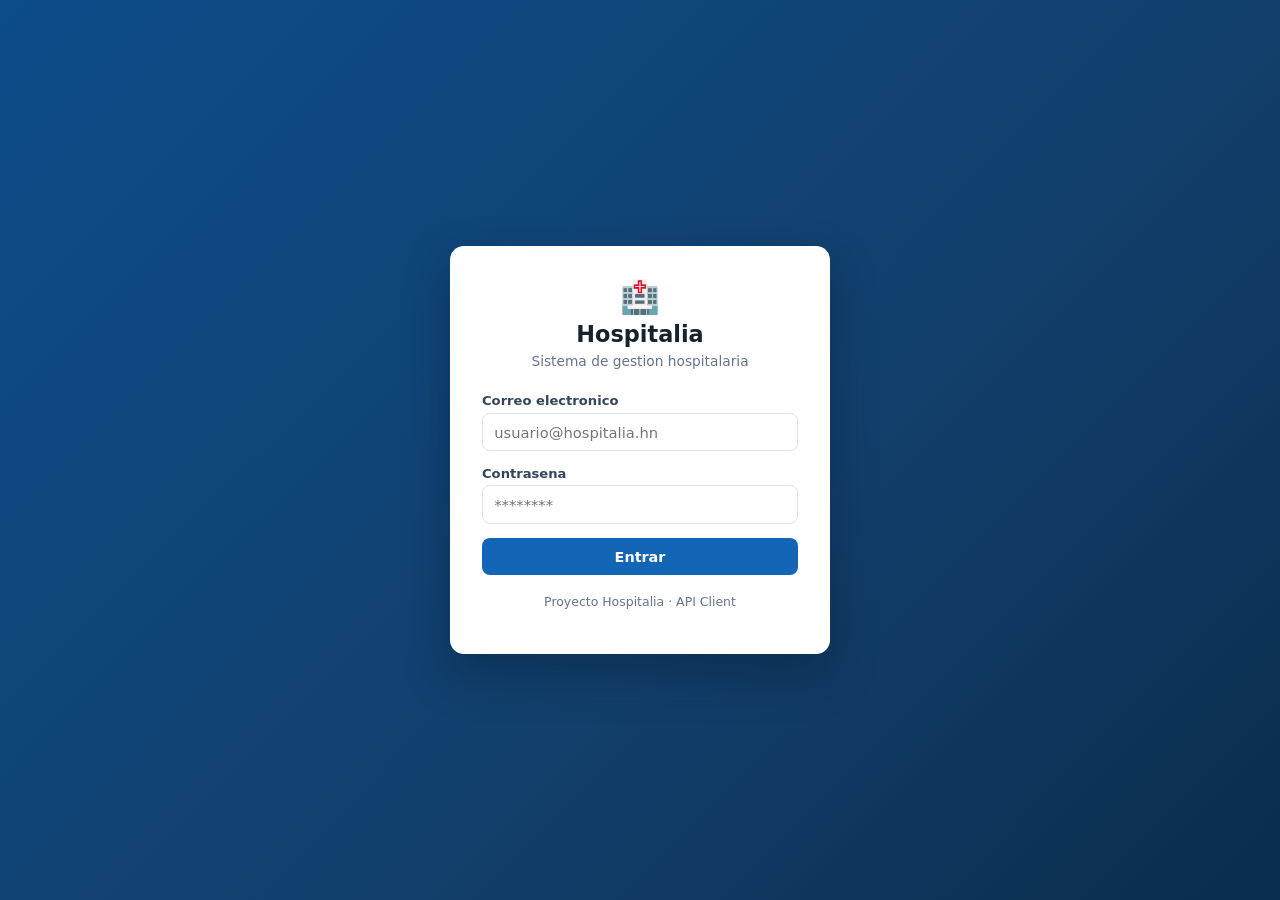
<file: Front/inventario.html>
<!DOCTYPE html>
<html lang="es">
<head>
  <meta charset="UTF-8">
  <meta name="viewport" content="width=device-width, initial-scale=1.0">
  <title>Hospitalia | Inventario de Farmacia</title>
  <link rel="stylesheet" href="css/estilos.css">
</head>
<body>

<div class="layout">

  <!-- ===== SIDEBAR (igual que citas.html) ===== -->
  <aside class="sidebar">
    <div class="marca">&#127973; Hospitalia</div>
    <nav>
      <a href="citas.html">Citas</a>
      <a href="inventario.html" class="activo">Inventario</a>
    </nav>
    <div class="pie">v1.0 &middot; Proyecto Hospitalia</div>
  </aside>

  <main class="contenido">

    <!-- ===== BARRA SUPERIOR ===== -->
    <header class="barra-superior">
      <div>
        <h1>Inventario de Farmacia</h1>
        <p class="subtitulo">Alta, edicion de stock y baja de medicamentos</p>
      </div>
      <div class="usuario-actual">
        <div class="avatar" id="avatarUsuario">U</div>
        <span id="nombreUsuario">Usuario</span>
        <button id="btnCerrarSesion" class="btn btn-secundario btn-mini">Salir</button>
      </div>
    </header>

    <!-- ===== INDICADORES ===== -->
    <section class="kpis" style="margin-bottom:1.25rem;">
      <div class="kpi"><div class="valor" id="kpiTotalMedicamentos">0</div><div class="etiqueta">Medicamentos</div></div>
      <div class="kpi"><div class="valor" id="kpiStockBajo">0</div><div class="etiqueta">Stock bajo</div></div>
      <div class="kpi"><div class="valor" id="kpiAgotados">0</div><div class="etiqueta">Agotados</div></div>
    </section>

    <!-- ===== TABLA DE MEDICAMENTOS ===== -->
    <section class="tarjeta">
      <div class="barra-superior" style="margin-bottom:.75rem;">
        <div>
          <h2>Medicamentos</h2>
          <p class="ayuda" style="margin:0;">Datos sincronizados con la API de C#.</p>
        </div>
        <div style="display:flex; gap:.5rem; flex-wrap:wrap;">
          <input type="search" id="buscador" placeholder="Buscar por nombre..." style="width:220px;">
          <button id="btnRecargarInventario" class="btn btn-secundario">Recargar</button>
          <button id="btnNuevoMedicamento" class="btn">+ Agregar nuevo medicamento</button>
        </div>
      </div>

      <div id="avisoInventario" class="aviso oculto"></div>

      <div class="tabla-scroll">
        <table class="tabla">
          <thead>
            <tr>
              <!-- Ajustado a la estructura de la base de datos real -->
              <th>ID</th>
              <th>Nombre Comercial</th>
              <th>Laboratorio</th>
              <th>Presentación</th>
              <th>Stock</th>
              <th>Precio</th>
              <th>Acciones</th>
            </tr>
          </thead>
          <tbody id="cuerpoTablaInventario">
            <tr><td colspan="7" class="vacio">Cargando inventario...</td></tr>
          </tbody>
        </table>
      </div>
    </section>

  </main>
</div>

<!-- ============================================================
     MODAL AGREGAR / EDITAR MEDICAMENTO
     ============================================================ -->
<div class="fondo-modal oculto" id="modalMedicamento">
  <div class="modal">
    <div class="cabecera-modal">
      <h2 id="tituloModal">Agregar medicamento</h2>
      <button class="cerrar-modal" id="btnCerrarModal" type="button">&times;</button>
    </div>

    <div id="avisoModal" class="aviso oculto"></div>

    <form id="formMedicamento" novalidate>
      <input type="hidden" id="medicamentoId">

      <div class="campo">
        <label for="nombreMedicamento">Nombre Comercial *</label>
        <input type="text" id="nombreMedicamento" placeholder="Ej: Paracetamol 500mg" required>
      </div>

      <div class="fila-campos">
        <div class="campo">
          <label for="laboratorioMedicamento">Laboratorio</label>
          <input type="text" id="laboratorioMedicamento" placeholder="Ej: Bayer">
        </div>
        <div class="campo">
          <label for="presentacionMedicamento">Presentación</label>
          <input type="text" id="presentacionMedicamento" placeholder="Ej: Caja con 20 tabletas">
        </div>
      </div>

      <div class="campo">
        <label for="descripcionMedicamento">Descripción</label>
        <textarea id="descripcionMedicamento" placeholder="Notas adicionales del medicamento"></textarea>
      </div>

      <div class="fila-campos">
        <div class="campo">
          <label for="stockMedicamento">Stock *</label>
          <input type="number" id="stockMedicamento" min="0" step="1" value="0" required>
        </div>
        <div class="campo">
          <label for="precioMedicamento">Precio</label>
          <input type="number" id="precioMedicamento" min="0" step="0.01" value="0">
        </div>
      </div>

      <div class="pie-modal">
        <button type="button" class="btn btn-secundario" id="btnCancelarModal">Cancelar</button>
        <button type="submit" class="btn" id="btnGuardarMedicamento">Guardar</button>
      </div>
    </form>
  </div>
</div>

<script src="js/config.js"></script>
<script src="js/ui.js"></script>
<script src="js/api.js"></script>
<script src="js/auth.js"></script>
<script src="js/inventario.js"></script>
</body>
</html>
</file>
<file: Front/css/estilos.css>
/* ============================================================
   HOSPITALIA - HOJA DE ESTILOS COMPARTIDA
   Integrante 2 la escribe. Integrante 3 REUTILIZA estas clases
   para la pantalla de Inventario (no crear CSS nuevo salvo
   lo que falte: al final del archivo hay una seccion reservada).
   ============================================================ */

/* ---------- 1. Variables de diseño ---------- */
:root {
  --azul: #1266b5;
  --azul-oscuro: #0d4d8a;
  --azul-claro: #e8f1fa;
  --verde: #16a34a;
  --rojo: #dc2626;
  --amarillo: #d97706;

  --texto: #16232f;
  --texto-suave: #64748b;
  --borde: #dde5ee;
  --fondo: #f4f7fb;
  --panel: #ffffff;

  --radio: 10px;
  --sombra: 0 1px 3px rgba(16, 35, 60, .08), 0 6px 20px rgba(16, 35, 60, .06);
  --fuente: "Segoe UI", Roboto, system-ui, sans-serif;
}

/* ---------- 2. Reset ---------- */
* { box-sizing: border-box; }
body {
  margin: 0;
  font-family: var(--fuente);
  background: var(--fondo);
  color: var(--texto);
  font-size: 15px;
}
h1, h2, h3 { margin: 0 0 .4rem; font-weight: 600; }
a { color: var(--azul); }

/* ---------- 3. Layout con sidebar (paginas internas) ---------- */
.layout {
  display: grid;
  grid-template-columns: 240px 1fr;
  min-height: 100vh;
}

.sidebar {
  background: var(--azul-oscuro);
  color: #fff;
  padding: 1.25rem 1rem;
  display: flex;
  flex-direction: column;
  gap: .35rem;
}
.sidebar .marca {
  font-size: 1.25rem;
  font-weight: 700;
  margin-bottom: 1.25rem;
  display: flex;
  align-items: center;
  gap: .5rem;
}
.sidebar nav a {
  display: block;
  padding: .6rem .8rem;
  border-radius: var(--radio);
  color: #cfe2f5;
  text-decoration: none;
  font-size: .95rem;
}
.sidebar nav a:hover { background: rgba(255, 255, 255, .1); color: #fff; }
.sidebar nav a.activo { background: var(--azul); color: #fff; font-weight: 600; }
.sidebar .pie { margin-top: auto; font-size: .8rem; color: #9dc0e2; }

.contenido { padding: 1.5rem 2rem 3rem; overflow-x: hidden; }

/* ---------- 4. Barra superior ---------- */
.barra-superior {
  display: flex;
  justify-content: space-between;
  align-items: center;
  flex-wrap: wrap;
  gap: 1rem;
  margin-bottom: 1.25rem;
}
.barra-superior .subtitulo { color: var(--texto-suave); font-size: .9rem; }
.usuario-actual {
  display: flex;
  align-items: center;
  gap: .75rem;
  font-size: .9rem;
}
.avatar {
  width: 34px; height: 34px;
  border-radius: 50%;
  background: var(--azul-claro);
  color: var(--azul-oscuro);
  display: grid; place-items: center;
  font-weight: 700;
}

/* ---------- 5. Tarjetas / paneles ---------- */
.tarjeta {
  background: var(--panel);
  border: 1px solid var(--borde);
  border-radius: var(--radio);
  box-shadow: var(--sombra);
  padding: 1.25rem;
  margin-bottom: 1.25rem;
}
.tarjeta > h2 { font-size: 1.05rem; }
.tarjeta .ayuda { color: var(--texto-suave); font-size: .85rem; margin: 0 0 1rem; }

.rejilla-2 {
  display: grid;
  grid-template-columns: minmax(300px, 380px) 1fr;
  gap: 1.25rem;
  align-items: start;
}

/* Fila de indicadores (KPIs) reutilizable */
.kpis { display: grid; grid-template-columns: repeat(auto-fit, minmax(150px, 1fr)); gap: 1rem; }
.kpi { background: var(--panel); border: 1px solid var(--borde); border-radius: var(--radio); padding: .9rem 1rem; }
.kpi .valor { font-size: 1.6rem; font-weight: 700; }
.kpi .etiqueta { color: var(--texto-suave); font-size: .8rem; text-transform: uppercase; letter-spacing: .04em; }

/* ---------- 6. Formularios ---------- */
.campo { margin-bottom: .9rem; }
.campo label {
  display: block;
  font-size: .82rem;
  font-weight: 600;
  margin-bottom: .3rem;
  color: #33465a;
}
input, select, textarea {
  width: 100%;
  padding: .6rem .7rem;
  border: 1px solid var(--borde);
  border-radius: 8px;
  font-family: inherit;
  font-size: .92rem;
  background: #fff;
  color: var(--texto);
}
input:focus, select:focus, textarea:focus {
  outline: none;
  border-color: var(--azul);
  box-shadow: 0 0 0 3px rgba(18, 102, 181, .15);
}
textarea { resize: vertical; min-height: 70px; }
.fila-campos { display: grid; grid-template-columns: 1fr 1fr; gap: .75rem; }

/* ---------- 7. Botones ---------- */
.btn {
  display: inline-flex;
  align-items: center;
  justify-content: center;
  gap: .4rem;
  padding: .6rem 1rem;
  border: 1px solid transparent;
  border-radius: 8px;
  font-family: inherit;
  font-size: .9rem;
  font-weight: 600;
  cursor: pointer;
  background: var(--azul);
  color: #fff;
}
.btn:hover { background: var(--azul-oscuro); }
.btn:disabled { opacity: .55; cursor: not-allowed; }
.btn-secundario { background: #fff; color: var(--azul); border-color: var(--borde); }
.btn-secundario:hover { background: var(--azul-claro); }
.btn-peligro { background: var(--rojo); }
.btn-peligro:hover { background: #b91c1c; }
.btn-bloque { width: 100%; }
.btn-mini { padding: .35rem .6rem; font-size: .8rem; }

/* ---------- 8. Tablas (citas e inventario) ---------- */
.tabla-scroll { overflow-x: auto; }
table.tabla { width: 100%; border-collapse: collapse; font-size: .9rem; }
table.tabla th, table.tabla td {
  padding: .65rem .7rem;
  text-align: left;
  border-bottom: 1px solid var(--borde);
  white-space: nowrap;
}
table.tabla th {
  background: var(--azul-claro);
  color: #24425f;
  font-size: .78rem;
  text-transform: uppercase;
  letter-spacing: .04em;
}
table.tabla tbody tr:hover { background: #f8fbff; }
.acciones-fila { display: flex; gap: .4rem; }

/* ---------- 9. Etiquetas de estado ---------- */
.etiqueta {
  display: inline-block;
  padding: .2rem .55rem;
  border-radius: 999px;
  font-size: .75rem;
  font-weight: 600;
}
.etiqueta-verde   { background: #dcfce7; color: #14532d; }
.etiqueta-amarilla{ background: #fef3c7; color: #713f12; }
.etiqueta-roja    { background: #fee2e2; color: #7f1d1d; }
.etiqueta-azul    { background: var(--azul-claro); color: var(--azul-oscuro); }

/* ---------- 10. Mensajes / avisos ---------- */
.aviso {
  padding: .7rem .9rem;
  border-radius: 8px;
  font-size: .88rem;
  margin-bottom: 1rem;
  border: 1px solid transparent;
}
.aviso-error { background: #fee2e2; color: #7f1d1d; border-color: #fca5a5; }
.aviso-ok    { background: #dcfce7; color: #14532d; border-color: #86efac; }
.aviso-info  { background: var(--azul-claro); color: #24425f; border-color: #bcd8f2; }
.oculto { display: none !important; }

.vacio {
  padding: 2rem 1rem;
  text-align: center;
  color: var(--texto-suave);
  font-size: .9rem;
}

/* ---------- 11. Login ---------- */
.pantalla-login {
  min-height: 100vh;
  display: grid;
  place-items: center;
  padding: 1.5rem;
  background: linear-gradient(135deg, var(--azul-oscuro), #123f6b 60%, #0a2c4d);
}
.caja-login {
  width: 100%;
  max-width: 380px;
  background: var(--panel);
  border-radius: 14px;
  box-shadow: 0 20px 45px rgba(4, 22, 40, .35);
  padding: 2rem;
}
.caja-login .marca-login {
  text-align: center;
  margin-bottom: 1.5rem;
}
.caja-login .marca-login .logo { font-size: 2rem; }
.caja-login .marca-login h1 { font-size: 1.4rem; margin-top: .3rem; }
.caja-login .marca-login p { color: var(--texto-suave); font-size: .86rem; margin: 0; }
.pie-login { text-align: center; font-size: .78rem; color: var(--texto-suave); margin-top: 1.2rem; }

/* ---------- 12. Mapa (Leaflet) ---------- */
#mapa {
  width: 100%;
  height: 380px;
  border-radius: var(--radio);
  border: 1px solid var(--borde);
  z-index: 0; /* evita que tape modales */
}

/* ---------- 13. Modal reutilizable ----------
   Lo usa Citas y lo puede usar Inventario para
   "Agregar medicamento" / "Editar stock".
   Ver ayuda en js/ui.js -> UI.abrirModal("id") */
.fondo-modal {
  position: fixed;
  inset: 0;
  background: rgba(11, 25, 41, .55);
  display: grid;
  place-items: center;
  padding: 1rem;
  z-index: 1000;
}
.modal {
  background: var(--panel);
  border-radius: 12px;
  width: 100%;
  max-width: 460px;
  padding: 1.4rem;
  max-height: 90vh;
  overflow-y: auto;
}
.modal .cabecera-modal {
  display: flex;
  justify-content: space-between;
  align-items: center;
  margin-bottom: 1rem;
}
.cerrar-modal {
  background: none;
  border: none;
  font-size: 1.4rem;
  line-height: 1;
  cursor: pointer;
  color: var(--texto-suave);
}
.pie-modal { display: flex; justify-content: flex-end; gap: .5rem; margin-top: 1.2rem; }

/* ---------- 14. Responsivo ---------- */
@media (max-width: 900px) {
  .layout { grid-template-columns: 1fr; }
  .sidebar { flex-direction: row; align-items: center; flex-wrap: wrap; }
  .sidebar .marca { margin: 0 1rem 0 0; }
  .sidebar nav { display: flex; gap: .3rem; flex-wrap: wrap; }
  .sidebar .pie { display: none; }
  .rejilla-2 { grid-template-columns: 1fr; }
  .contenido { padding: 1.25rem; }
}

/* ============================================================
   15. ZONA RESERVADA - INTEGRANTE 3 (INVENTARIO)
   Agrega aqui SOLO lo que no exista arriba.
   No modifiques las secciones 1-14: las comparte todo el equipo.
   ============================================================ */
/* ejemplo:
.badge-stock-bajo { ... }
*/
</file>
